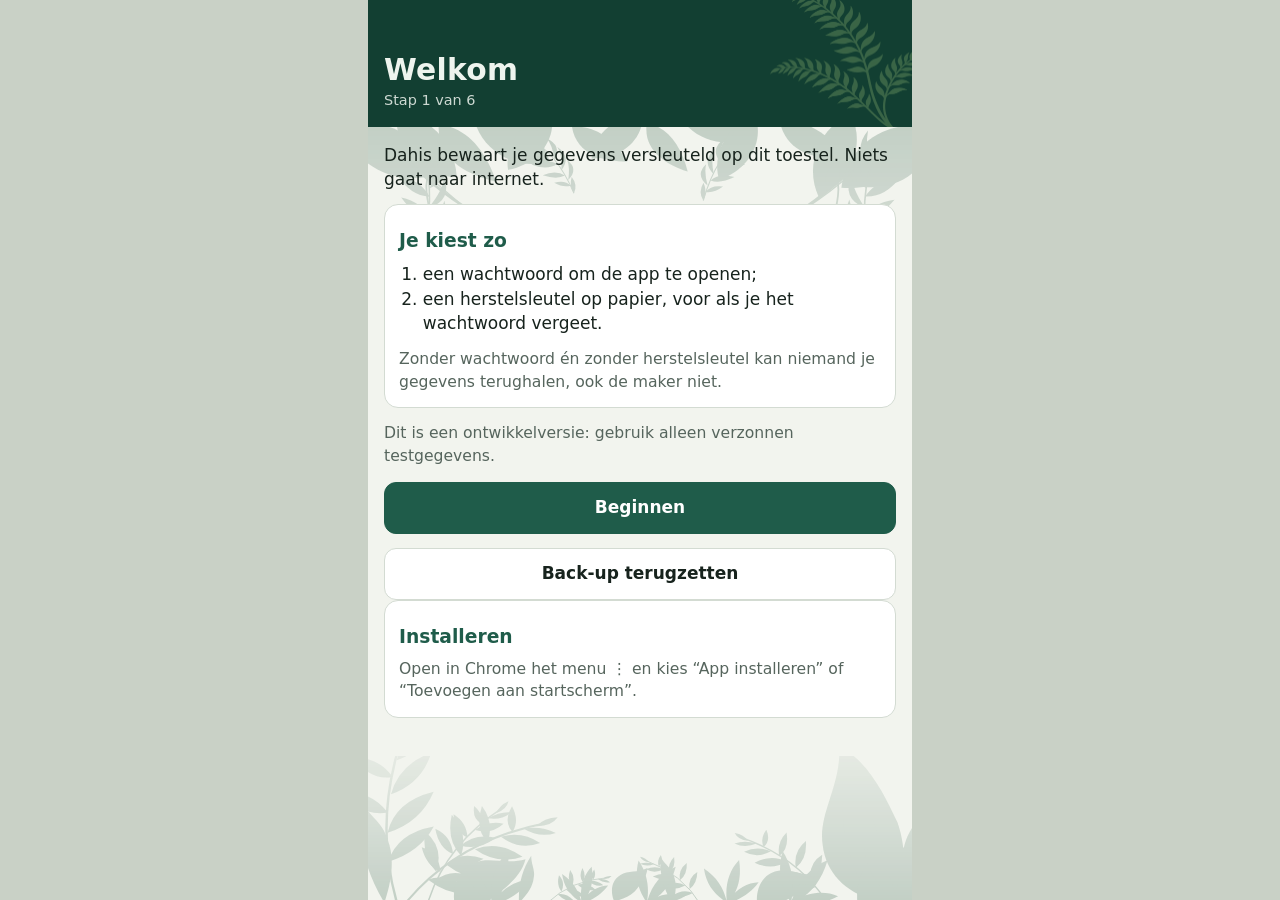
<file: app/index.html>
<!doctype html>
<html lang="nl">
<head>
<meta charset="utf-8">
<meta http-equiv="Content-Security-Policy" content="default-src 'none'; script-src 'self'; style-src 'self'; img-src 'self'; manifest-src 'self'; worker-src 'self'; connect-src 'none'; base-uri 'none'; form-action 'none'; require-trusted-types-for 'script'; trusted-types dahis-sw">
<meta name="viewport" content="width=device-width, initial-scale=1, viewport-fit=cover">
<meta name="referrer" content="no-referrer">
<meta name="robots" content="noindex, nofollow">
<meta name="color-scheme" content="light dark">
<meta name="theme-color" content="#123f32">
<title>Dahis</title>
<link rel="manifest" href="manifest.webmanifest">
<link rel="icon" href="icons/icon-192.png">
<link rel="stylesheet" href="css/app.css">
<script type="module" src="js/app.js"></script>
</head>
<body>
<noscript><p class="noscript">Dahis heeft JavaScript nodig.</p></noscript>
<!-- Logo (ontwerp gebruiker, paden ongewijzigd: logo-w = wit op groen,
     logo-g = groen op wit) en iconen; gebruikt via <use href="#...">. -->
<svg class="defs" width="0" height="0" aria-hidden="true">
<symbol id="logo-w" viewBox="226 58 440 792"><path fill="currentColor" fill-rule="evenodd" d="M438 831 C436 824 434 804 434 794 C433 789 433 783 432 780 L432 776 443 771 C450 768 455 765 456 765 C457 765 452 798 448 811 C445 821 440 834 439 834 C439 834 438 833 438 831Z M400 800 C393 788 393 776 399 763 C406 749 419 738 445 725 C455 721 465 715 467 713 C476 707 477 699 471 693 L468 691 468 676 C468 669 468 662 469 662 C470 661 483 667 490 672 C503 680 509 691 509 704 C509 712 508 717 503 724 C495 735 486 741 452 755 C435 762 425 768 418 775 C411 782 406 791 405 799 C405 802 404 805 404 805 C404 806 402 803 400 800Z M430 712 C430 704 431 624 432 613 L432 606 445 601 C452 598 459 596 460 596 C461 596 461 597 460 600 C459 609 458 644 457 675 L457 708 444 714 C437 717 432 720 431 720 C431 720 431 717 430 712Z M411 680 C382 671 363 657 354 639 C351 633 351 630 350 623 C349 608 355 595 367 583 C380 571 394 564 436 549 C467 538 479 532 485 525 C489 520 490 517 490 513 C489 509 484 503 481 501 C479 500 479 499 480 484 L480 468 483 468 C488 469 506 478 512 483 C527 494 534 508 533 524 C532 539 523 552 508 562 C499 568 478 578 459 585 C426 597 419 600 409 607 C390 619 392 636 415 646 L419 648 419 665 C419 674 419 682 419 682 C419 682 415 681 411 680Z M437 532 C437 529 438 513 438 497 C440 460 441 456 451 442 C456 436 467 426 468 427 C469 428 469 494 468 511 L467 526 463 528 C461 528 454 531 448 533 L437 538 437 532Z M422 504 C416 499 409 490 405 484 C395 465 395 441 406 421 C413 407 426 392 442 381 C452 373 473 361 485 356 C490 354 502 348 510 344 C529 334 539 331 555 330 C573 329 588 334 601 343 C604 346 606 348 607 350 C608 354 609 354 613 354 C619 354 628 352 638 348 C641 346 644 346 644 346 C644 348 635 355 631 357 C628 358 626 360 626 360 C626 360 628 361 630 362 C635 365 646 374 642 374 C641 373 637 372 633 370 C626 368 613 365 609 365 C607 365 604 367 602 369 C599 372 594 375 590 377 C579 383 570 385 548 386 C534 387 526 387 520 389 C498 395 472 408 456 423 C435 441 428 457 428 488 C428 492 428 499 427 502 L426 507 422 504Z M577 352 C579 350 579 349 578 348 C575 344 572 343 569 345 C566 347 565 350 568 353 C570 356 574 356 577 352Z M303 426 C293 423 283 414 275 402 C267 388 263 368 266 355 C271 331 294 319 317 326 L324 329 324 322 C328 292 351 270 381 270 L387 270 382 265 C378 260 377 260 372 260 C370 261 362 262 356 264 C346 266 342 266 330 266 C317 266 316 266 307 263 C286 256 271 244 251 219 C248 214 245 210 246 210 C246 209 260 202 269 199 C303 187 333 190 356 206 C369 215 378 226 385 241 L390 251 412 272 434 292 435 282 C436 267 436 239 435 233 C435 230 433 226 428 220 C408 191 403 176 403 156 C403 140 406 129 416 112 C420 104 433 86 441 78 L445 73 454 85 C475 114 484 134 484 155 C484 176 478 191 458 219 L451 230 451 261 C451 278 451 291 452 291 C453 291 462 282 474 271 C495 252 496 250 499 243 C505 231 511 222 520 214 C544 190 575 185 613 198 C624 202 639 209 639 210 C639 211 629 224 620 234 C610 245 596 256 586 261 C566 271 548 272 517 265 L506 263 500 267 C487 278 474 293 468 307 C463 318 461 327 461 342 L461 356 458 358 C456 359 450 362 445 366 C440 369 435 372 435 372 C434 372 434 370 434 367 C435 365 434 356 434 347 C433 325 429 313 416 298 C406 286 383 280 367 285 C350 291 340 305 338 322 L338 329 343 327 C347 325 351 325 358 325 C368 324 369 325 375 328 C387 334 394 344 396 359 C400 386 378 423 356 426 C351 427 341 425 335 421 L331 419 324 422 C315 426 309 427 303 426Z"/></symbol>
<symbol id="logo-g" viewBox="226 58 440 792"><path fill="currentColor" fill-rule="evenodd" d="M438 827 C436 811 433 778 434 777 C434 776 454 766 456 766 C457 766 457 767 457 772 C455 784 452 802 450 810 C447 820 441 834 440 834 C440 834 439 831 438 827Z M402 803 C391 786 394 767 409 750 C418 741 427 735 448 725 C457 720 466 715 469 713 C477 707 478 699 472 693 L469 691 469 676 C469 663 469 662 471 662 C472 662 477 664 483 667 C499 675 507 684 510 697 C514 715 502 732 480 744 C476 745 465 750 455 754 C435 763 421 771 416 778 C411 784 407 792 406 799 C405 806 405 806 402 803Z M431 720 C431 719 431 701 431 679 C431 640 432 608 434 607 C434 606 440 604 448 601 L460 596 461 599 C461 601 461 610 460 619 C459 629 459 653 458 672 L458 708 445 714 C438 718 432 720 431 720Z M407 678 C380 669 363 657 356 641 C346 621 350 600 368 584 C380 572 394 565 422 555 C466 539 477 534 485 527 C493 518 493 511 484 504 L480 500 481 484 C481 472 482 468 483 468 C483 468 487 469 491 471 C510 479 525 492 530 504 C537 522 533 539 520 553 C508 565 494 572 448 590 C414 602 403 609 399 618 C396 624 396 626 399 633 C401 638 406 642 414 646 L420 648 420 665 C420 674 420 682 419 682 C419 682 413 680 407 678Z M438 530 C438 526 439 510 439 494 C441 463 442 458 449 447 C453 441 466 427 468 427 C469 427 470 446 470 464 C470 478 469 502 467 520 L467 527 463 529 C458 531 438 538 437 538 C437 538 437 535 438 530Z M422 503 C407 491 398 472 398 453 C398 420 424 388 472 363 C478 360 487 355 492 353 C496 351 503 348 506 346 C526 335 540 331 558 331 C574 330 579 332 590 337 C600 342 606 347 608 352 C609 355 610 355 614 354 C622 353 628 352 636 349 C640 347 643 346 644 346 C645 347 635 355 631 357 C628 359 626 360 626 360 C626 360 628 362 631 363 C635 365 645 373 645 374 C644 374 640 373 634 371 C629 369 620 367 615 366 L607 365 602 369 C597 375 585 381 576 384 C572 384 561 385 550 386 C524 387 511 390 490 401 C463 414 445 430 436 448 C431 458 430 464 429 486 C428 497 428 507 428 507 C427 507 425 505 422 503Z M577 353 C581 350 578 344 572 344 C570 344 566 347 566 350 C566 354 574 357 577 353Z M303 426 C292 423 280 411 273 396 C262 373 263 348 278 335 C290 323 306 321 324 329 C324 329 325 327 325 322 C328 293 351 271 380 271 L388 270 383 265 377 260 360 263 C314 272 289 263 256 224 C247 213 246 211 247 210 C251 208 271 201 282 198 C292 195 295 195 310 195 C322 195 327 195 332 196 C346 200 362 210 372 220 C378 227 386 239 388 245 C389 250 392 252 408 267 C430 288 435 292 435 292 C436 292 436 278 436 261 L436 230 426 216 C414 198 410 191 406 179 C404 171 404 169 404 156 C404 145 404 141 406 136 C409 126 414 115 421 105 C427 96 444 74 445 74 C446 74 461 94 466 102 C480 124 486 145 484 164 C482 181 477 192 461 215 L452 230 451 252 C451 264 451 278 452 283 L452 292 464 282 C492 255 496 251 501 241 C516 212 544 194 576 194 C592 194 616 200 633 208 L640 211 635 217 C627 227 608 247 600 253 C577 270 554 274 518 265 L507 263 503 266 C485 279 472 297 465 316 C463 321 463 325 462 339 L462 356 457 359 C455 360 449 364 444 367 L435 373 435 355 C435 333 434 326 427 313 C416 293 400 283 378 284 C370 285 368 285 362 288 C349 295 341 306 339 321 C338 325 338 328 338 328 C338 329 341 328 344 327 C348 325 352 325 359 325 C367 325 369 325 374 327 C382 331 389 338 393 347 C396 353 396 354 396 366 C396 379 396 380 393 388 C389 399 384 407 376 415 C364 427 353 429 339 423 L332 419 324 423 C316 427 309 428 303 426Z"/></symbol>
<symbol id="i-lock" viewBox="0 0 24 24"><g fill="none" stroke="currentColor" stroke-width="1.8" stroke-linecap="round" stroke-linejoin="round"><rect x="5" y="11" width="14" height="9" rx="2"/><path d="M8 11V8a4 4 0 0 1 8 0v3"/></g></symbol>
<symbol id="i-people" viewBox="0 0 24 24"><g fill="none" stroke="currentColor" stroke-width="1.8" stroke-linecap="round" stroke-linejoin="round"><circle cx="9" cy="8" r="3.5"/><path d="M2.5 20c.8-3.6 3.4-5.5 6.5-5.5s5.7 1.9 6.5 5.5"/><path d="M16 4.8a3.5 3.5 0 0 1 0 6.4M18 14.8c1.8.7 3 2.4 3.5 5.2"/></g></symbol>
<symbol id="i-rx" viewBox="0 0 24 24"><g fill="none" stroke="currentColor" stroke-width="1.8" stroke-linecap="round" stroke-linejoin="round"><path d="M7 3h7l4 4v14H7z"/><path d="M14 3v4h4M10 12h5M10 16h5"/></g></symbol>
<symbol id="i-gear" viewBox="0 0 24 24"><g fill="none" stroke="currentColor" stroke-width="1.8" stroke-linecap="round" stroke-linejoin="round"><circle cx="12" cy="12" r="3"/><path d="M12 2.5v3M12 18.5v3M2.5 12h3M18.5 12h3M5.3 5.3l2.1 2.1M16.6 16.6l2.1 2.1M5.3 18.7l2.1-2.1M16.6 7.4l2.1-2.1"/></g></symbol>
<symbol id="i-chev" viewBox="0 0 24 24"><g fill="none" stroke="currentColor" stroke-width="1.8" stroke-linecap="round" stroke-linejoin="round"><path d="M9 5l7 7-7 7"/></g></symbol>
<symbol id="i-back" viewBox="0 0 24 24"><g fill="none" stroke="currentColor" stroke-width="1.8" stroke-linecap="round" stroke-linejoin="round"><path d="M15 5l-7 7 7 7"/></g></symbol>
<symbol id="i-search" viewBox="0 0 24 24"><g fill="none" stroke="currentColor" stroke-width="1.8" stroke-linecap="round" stroke-linejoin="round"><circle cx="11" cy="11" r="6.5"/><path d="M16 16l4.5 4.5"/></g></symbol>
<symbol id="i-swap" viewBox="0 0 24 24"><g fill="none" stroke="currentColor" stroke-width="1.8" stroke-linecap="round" stroke-linejoin="round"><path d="M4 7h13l-3-3M20 17H7l3 3"/></g></symbol>
<symbol id="i-clock" viewBox="0 0 24 24"><g fill="none" stroke="currentColor" stroke-width="1.8" stroke-linecap="round" stroke-linejoin="round"><circle cx="12" cy="12" r="8.5"/><path d="M12 7.5V12l3 2"/></g></symbol>
<symbol id="i-key" viewBox="0 0 24 24"><g fill="none" stroke="currentColor" stroke-width="1.8" stroke-linecap="round" stroke-linejoin="round"><circle cx="8" cy="14" r="4"/><path d="M11 11l8-8M16 6l2.5 2.5M14 8l2 2"/></g></symbol>
<symbol id="i-db" viewBox="0 0 24 24"><g fill="none" stroke="currentColor" stroke-width="1.8" stroke-linecap="round" stroke-linejoin="round"><ellipse cx="12" cy="6" rx="7" ry="3"/><path d="M5 6v12c0 1.7 3.1 3 7 3s7-1.3 7-3V6M5 12c0 1.7 3.1 3 7 3s7-1.3 7-3"/></g></symbol>
<symbol id="i-archive" viewBox="0 0 24 24"><g fill="none" stroke="currentColor" stroke-width="1.8" stroke-linecap="round" stroke-linejoin="round"><rect x="3.5" y="4" width="17" height="5" rx="1"/><path d="M5 9v10h14V9M10 13h4"/></g></symbol>
<symbol id="i-shield" viewBox="0 0 24 24"><g fill="none" stroke="currentColor" stroke-width="1.8" stroke-linecap="round" stroke-linejoin="round"><path d="M12 3l7.5 3v5.5c0 4.5-3.2 8-7.5 9.5-4.3-1.5-7.5-5-7.5-9.5V6z"/><path d="M8.8 12l2.3 2.3 4.2-4.6"/></g></symbol>
<symbol id="i-gauge" viewBox="0 0 24 24"><g fill="none" stroke="currentColor" stroke-width="1.8" stroke-linecap="round" stroke-linejoin="round"><path d="M5.99 19.01a8.5 8.5 0 1 1 12.02 0"/><path d="M12 13l3.5-4"/></g></symbol>
<symbol id="i-info" viewBox="0 0 24 24"><g fill="none" stroke="currentColor" stroke-width="1.8" stroke-linecap="round" stroke-linejoin="round"><circle cx="12" cy="12" r="8.5"/><path d="M12 11v5.5M12 7.8v.2"/></g></symbol>
<symbol id="i-trash" viewBox="0 0 24 24"><g fill="none" stroke="currentColor" stroke-width="1.8" stroke-linecap="round" stroke-linejoin="round"><path d="M4.5 7h15M9.5 7V4.5h5V7M6.5 7l1 13h9l1-13M10 11v5.5M14 11v5.5"/></g></symbol>
<symbol id="i-more" viewBox="0 0 24 24"><g fill="currentColor"><circle cx="5" cy="12" r="1.8"/><circle cx="12" cy="12" r="1.8"/><circle cx="19" cy="12" r="1.8"/></g></symbol>
</svg>
<div id="app"></div>
</body>
</html>
</file>
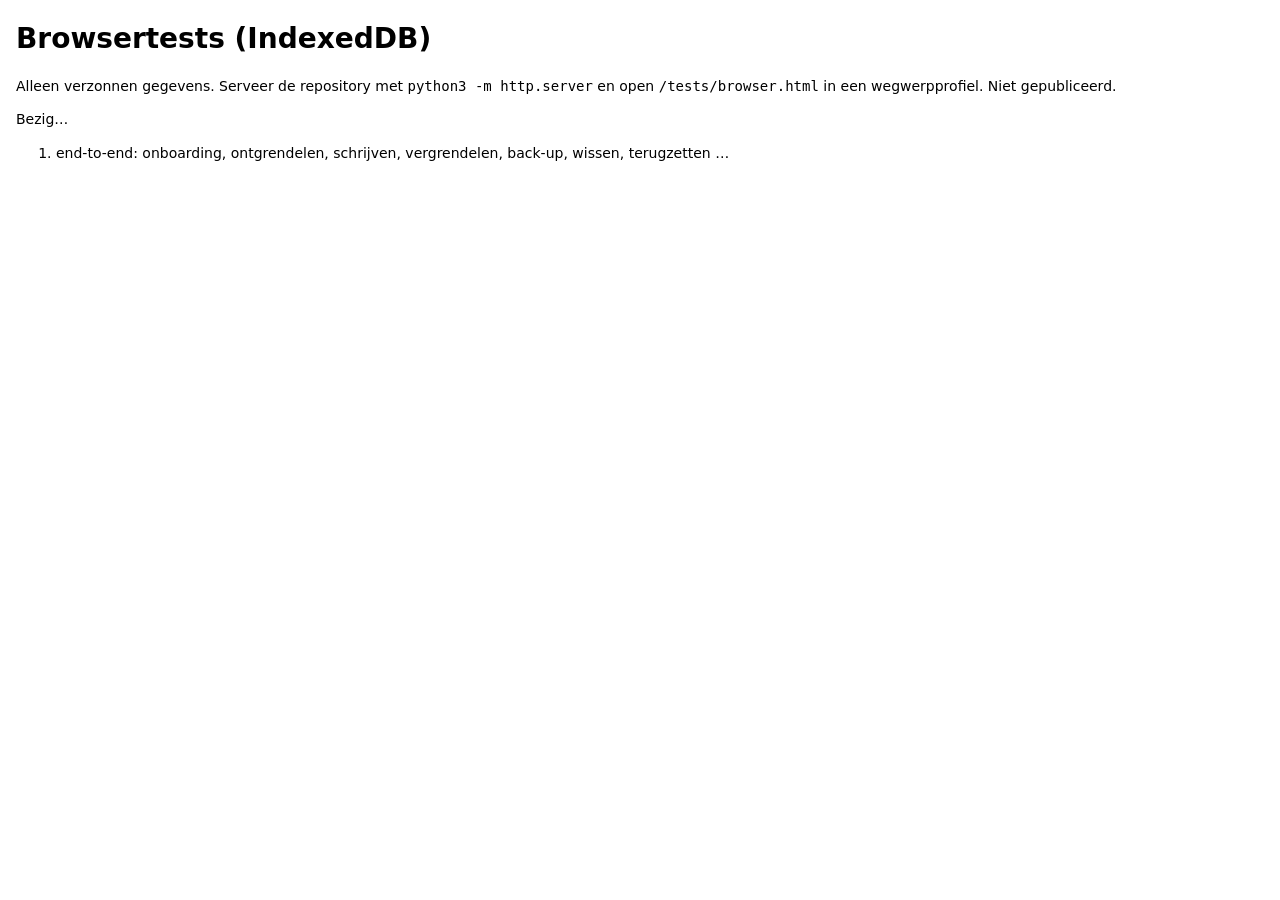
<file: tests/browser.html>
<!doctype html>
<html lang="nl">
<head>
<meta charset="utf-8">
<meta name="viewport" content="width=device-width, initial-scale=1">
<title>Dahis: browsertests</title>
<style>
  body { font: 14px/1.4 system-ui, sans-serif; margin: 16px; }
  .ok { color: #176b2c; } .fout { color: #b00020; white-space: pre-wrap; }
</style>
</head>
<body>
<h1>Browsertests (IndexedDB)</h1>
<p>Alleen verzonnen gegevens. Serveer de repository met
<code>python3 -m http.server</code> en open <code>/tests/browser.html</code>
in een wegwerpprofiel. Niet gepubliceerd.</p>
<p id="status">Bezig…</p>
<ol id="uitslag"></ol>
<script type="module" src="browser.mjs"></script>
</body>
</html>
</file>
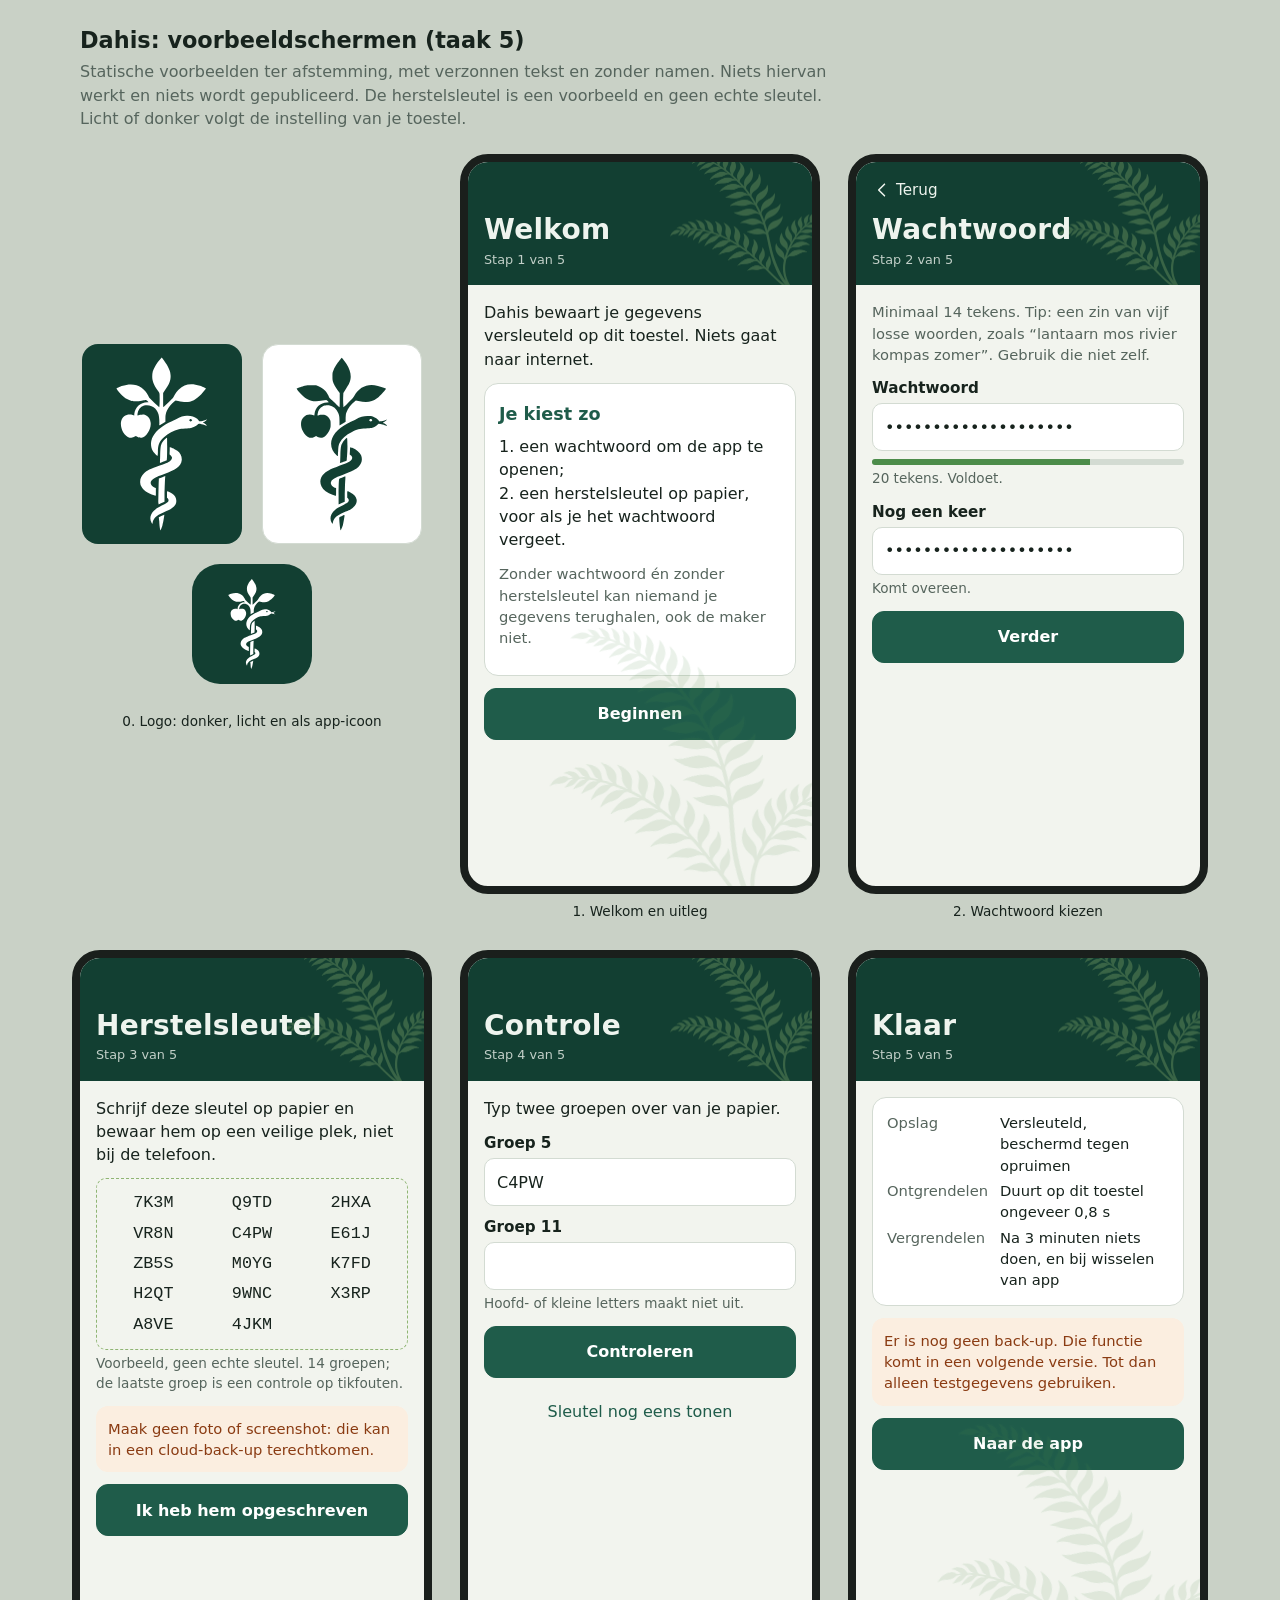
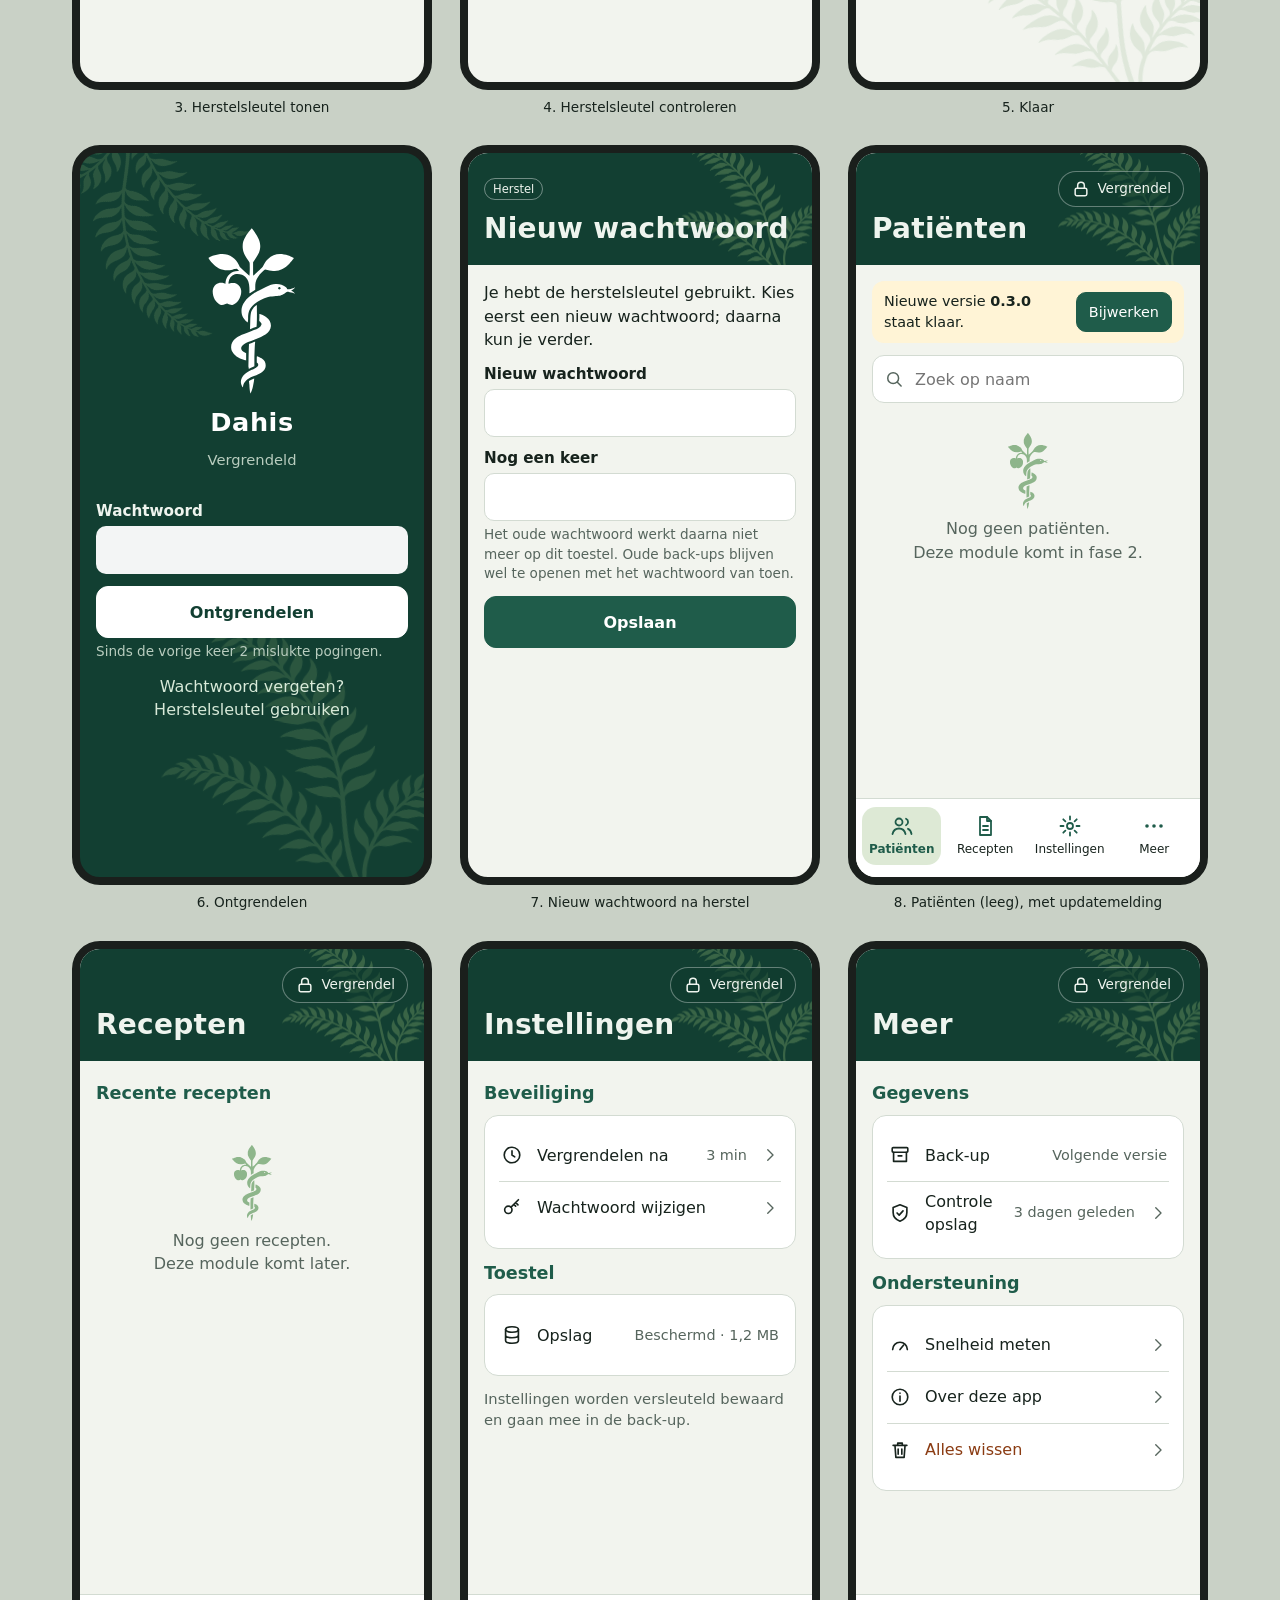
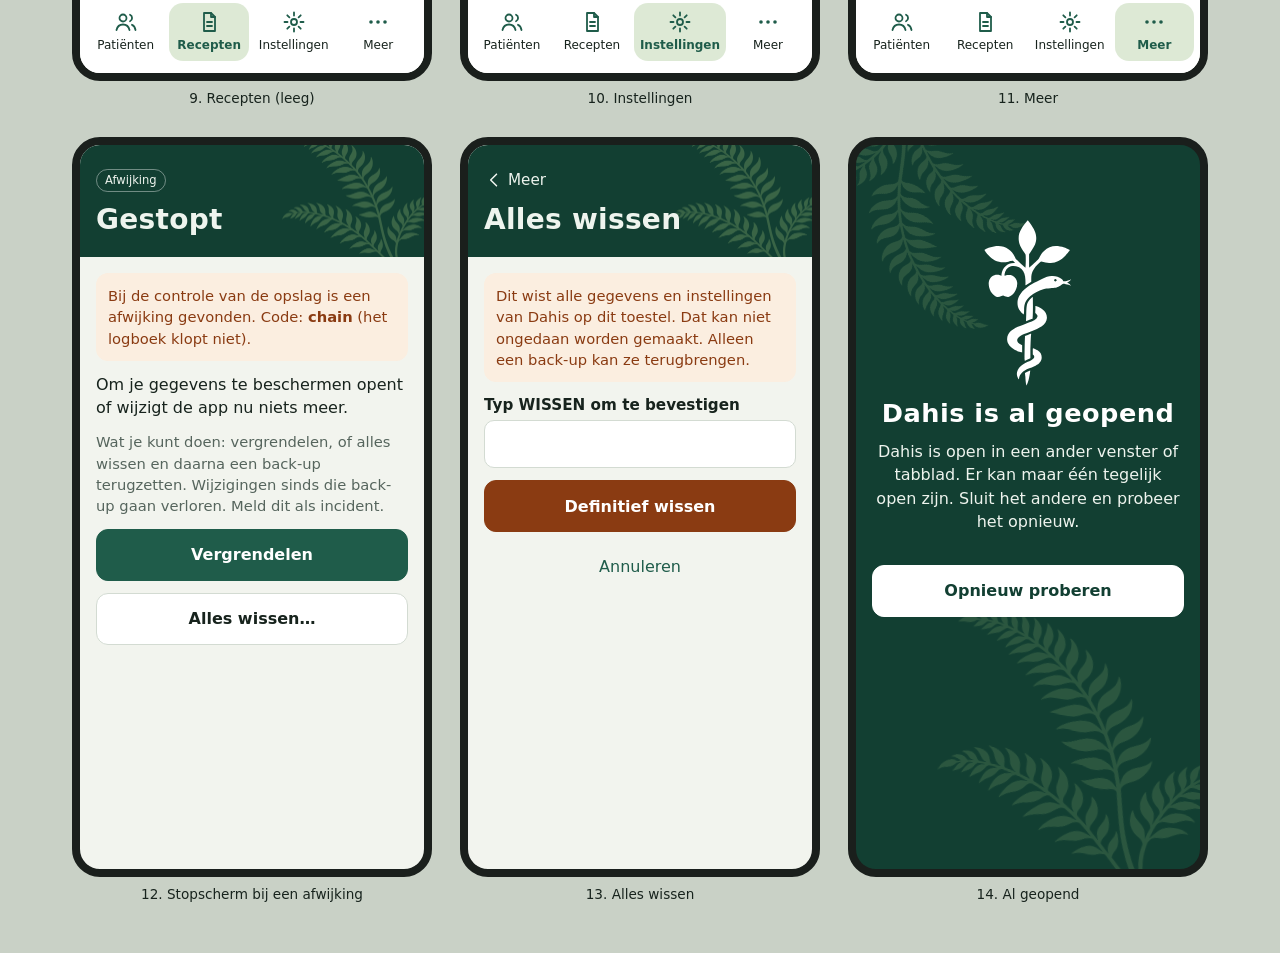
<file: docs/ui/voorbeelden.html>
<!doctype html>
<html lang="nl">
<head>
<meta charset="utf-8">
<meta name="viewport" content="width=device-width, initial-scale=1">
<meta http-equiv="Content-Security-Policy" content="default-src 'none'; style-src 'self'; img-src 'self'">
<title>Dahis: voorbeeldschermen</title>
<link rel="stylesheet" href="voorbeelden.css">
</head>
<body>

<!-- Gedeelde vormen: eigen getekende SVG, geen externe bronnen. Het logo is
     de paden van de gebruiker (wit-op-groen en groen-op-wit), alleen geschaald;
     de varen is de afbeelding van de gebruiker als PNG in twee kleuren (varen-mos.png, varen-blad.png). -->
<svg class="defs" width="0" height="0" aria-hidden="true">
  <defs>
    <symbol id="logo-w" viewBox="226 58 440 792"><path fill="currentColor" fill-rule="evenodd" d="M438 831 C436 824 434 804 434 794 C433 789 433 783 432 780 L432 776 443 771 C450 768 455 765 456 765 C457 765 452 798 448 811 C445 821 440 834 439 834 C439 834 438 833 438 831Z M400 800 C393 788 393 776 399 763 C406 749 419 738 445 725 C455 721 465 715 467 713 C476 707 477 699 471 693 L468 691 468 676 C468 669 468 662 469 662 C470 661 483 667 490 672 C503 680 509 691 509 704 C509 712 508 717 503 724 C495 735 486 741 452 755 C435 762 425 768 418 775 C411 782 406 791 405 799 C405 802 404 805 404 805 C404 806 402 803 400 800Z M430 712 C430 704 431 624 432 613 L432 606 445 601 C452 598 459 596 460 596 C461 596 461 597 460 600 C459 609 458 644 457 675 L457 708 444 714 C437 717 432 720 431 720 C431 720 431 717 430 712Z M411 680 C382 671 363 657 354 639 C351 633 351 630 350 623 C349 608 355 595 367 583 C380 571 394 564 436 549 C467 538 479 532 485 525 C489 520 490 517 490 513 C489 509 484 503 481 501 C479 500 479 499 480 484 L480 468 483 468 C488 469 506 478 512 483 C527 494 534 508 533 524 C532 539 523 552 508 562 C499 568 478 578 459 585 C426 597 419 600 409 607 C390 619 392 636 415 646 L419 648 419 665 C419 674 419 682 419 682 C419 682 415 681 411 680Z M437 532 C437 529 438 513 438 497 C440 460 441 456 451 442 C456 436 467 426 468 427 C469 428 469 494 468 511 L467 526 463 528 C461 528 454 531 448 533 L437 538 437 532Z M422 504 C416 499 409 490 405 484 C395 465 395 441 406 421 C413 407 426 392 442 381 C452 373 473 361 485 356 C490 354 502 348 510 344 C529 334 539 331 555 330 C573 329 588 334 601 343 C604 346 606 348 607 350 C608 354 609 354 613 354 C619 354 628 352 638 348 C641 346 644 346 644 346 C644 348 635 355 631 357 C628 358 626 360 626 360 C626 360 628 361 630 362 C635 365 646 374 642 374 C641 373 637 372 633 370 C626 368 613 365 609 365 C607 365 604 367 602 369 C599 372 594 375 590 377 C579 383 570 385 548 386 C534 387 526 387 520 389 C498 395 472 408 456 423 C435 441 428 457 428 488 C428 492 428 499 427 502 L426 507 422 504Z M577 352 C579 350 579 349 578 348 C575 344 572 343 569 345 C566 347 565 350 568 353 C570 356 574 356 577 352Z M303 426 C293 423 283 414 275 402 C267 388 263 368 266 355 C271 331 294 319 317 326 L324 329 324 322 C328 292 351 270 381 270 L387 270 382 265 C378 260 377 260 372 260 C370 261 362 262 356 264 C346 266 342 266 330 266 C317 266 316 266 307 263 C286 256 271 244 251 219 C248 214 245 210 246 210 C246 209 260 202 269 199 C303 187 333 190 356 206 C369 215 378 226 385 241 L390 251 412 272 434 292 435 282 C436 267 436 239 435 233 C435 230 433 226 428 220 C408 191 403 176 403 156 C403 140 406 129 416 112 C420 104 433 86 441 78 L445 73 454 85 C475 114 484 134 484 155 C484 176 478 191 458 219 L451 230 451 261 C451 278 451 291 452 291 C453 291 462 282 474 271 C495 252 496 250 499 243 C505 231 511 222 520 214 C544 190 575 185 613 198 C624 202 639 209 639 210 C639 211 629 224 620 234 C610 245 596 256 586 261 C566 271 548 272 517 265 L506 263 500 267 C487 278 474 293 468 307 C463 318 461 327 461 342 L461 356 458 358 C456 359 450 362 445 366 C440 369 435 372 435 372 C434 372 434 370 434 367 C435 365 434 356 434 347 C433 325 429 313 416 298 C406 286 383 280 367 285 C350 291 340 305 338 322 L338 329 343 327 C347 325 351 325 358 325 C368 324 369 325 375 328 C387 334 394 344 396 359 C400 386 378 423 356 426 C351 427 341 425 335 421 L331 419 324 422 C315 426 309 427 303 426Z"/></symbol>
    <symbol id="logo-g" viewBox="226 58 440 792"><path fill="currentColor" fill-rule="evenodd" d="M438 827 C436 811 433 778 434 777 C434 776 454 766 456 766 C457 766 457 767 457 772 C455 784 452 802 450 810 C447 820 441 834 440 834 C440 834 439 831 438 827Z M402 803 C391 786 394 767 409 750 C418 741 427 735 448 725 C457 720 466 715 469 713 C477 707 478 699 472 693 L469 691 469 676 C469 663 469 662 471 662 C472 662 477 664 483 667 C499 675 507 684 510 697 C514 715 502 732 480 744 C476 745 465 750 455 754 C435 763 421 771 416 778 C411 784 407 792 406 799 C405 806 405 806 402 803Z M431 720 C431 719 431 701 431 679 C431 640 432 608 434 607 C434 606 440 604 448 601 L460 596 461 599 C461 601 461 610 460 619 C459 629 459 653 458 672 L458 708 445 714 C438 718 432 720 431 720Z M407 678 C380 669 363 657 356 641 C346 621 350 600 368 584 C380 572 394 565 422 555 C466 539 477 534 485 527 C493 518 493 511 484 504 L480 500 481 484 C481 472 482 468 483 468 C483 468 487 469 491 471 C510 479 525 492 530 504 C537 522 533 539 520 553 C508 565 494 572 448 590 C414 602 403 609 399 618 C396 624 396 626 399 633 C401 638 406 642 414 646 L420 648 420 665 C420 674 420 682 419 682 C419 682 413 680 407 678Z M438 530 C438 526 439 510 439 494 C441 463 442 458 449 447 C453 441 466 427 468 427 C469 427 470 446 470 464 C470 478 469 502 467 520 L467 527 463 529 C458 531 438 538 437 538 C437 538 437 535 438 530Z M422 503 C407 491 398 472 398 453 C398 420 424 388 472 363 C478 360 487 355 492 353 C496 351 503 348 506 346 C526 335 540 331 558 331 C574 330 579 332 590 337 C600 342 606 347 608 352 C609 355 610 355 614 354 C622 353 628 352 636 349 C640 347 643 346 644 346 C645 347 635 355 631 357 C628 359 626 360 626 360 C626 360 628 362 631 363 C635 365 645 373 645 374 C644 374 640 373 634 371 C629 369 620 367 615 366 L607 365 602 369 C597 375 585 381 576 384 C572 384 561 385 550 386 C524 387 511 390 490 401 C463 414 445 430 436 448 C431 458 430 464 429 486 C428 497 428 507 428 507 C427 507 425 505 422 503Z M577 353 C581 350 578 344 572 344 C570 344 566 347 566 350 C566 354 574 357 577 353Z M303 426 C292 423 280 411 273 396 C262 373 263 348 278 335 C290 323 306 321 324 329 C324 329 325 327 325 322 C328 293 351 271 380 271 L388 270 383 265 377 260 360 263 C314 272 289 263 256 224 C247 213 246 211 247 210 C251 208 271 201 282 198 C292 195 295 195 310 195 C322 195 327 195 332 196 C346 200 362 210 372 220 C378 227 386 239 388 245 C389 250 392 252 408 267 C430 288 435 292 435 292 C436 292 436 278 436 261 L436 230 426 216 C414 198 410 191 406 179 C404 171 404 169 404 156 C404 145 404 141 406 136 C409 126 414 115 421 105 C427 96 444 74 445 74 C446 74 461 94 466 102 C480 124 486 145 484 164 C482 181 477 192 461 215 L452 230 451 252 C451 264 451 278 452 283 L452 292 464 282 C492 255 496 251 501 241 C516 212 544 194 576 194 C592 194 616 200 633 208 L640 211 635 217 C627 227 608 247 600 253 C577 270 554 274 518 265 L507 263 503 266 C485 279 472 297 465 316 C463 321 463 325 462 339 L462 356 457 359 C455 360 449 364 444 367 L435 373 435 355 C435 333 434 326 427 313 C416 293 400 283 378 284 C370 285 368 285 362 288 C349 295 341 306 339 321 C338 325 338 328 338 328 C338 329 341 328 344 327 C348 325 352 325 359 325 C367 325 369 325 374 327 C382 331 389 338 393 347 C396 353 396 354 396 366 C396 379 396 380 393 388 C389 399 384 407 376 415 C364 427 353 429 339 423 L332 419 324 423 C316 427 309 428 303 426Z"/></symbol>

    <symbol id="i-lock" viewBox="0 0 24 24"><g fill="none" stroke="currentColor" stroke-width="1.8" stroke-linecap="round" stroke-linejoin="round"><rect x="5" y="11" width="14" height="9" rx="2"/><path d="M8 11V8a4 4 0 0 1 8 0v3"/></g></symbol>
    <symbol id="i-people" viewBox="0 0 24 24"><g fill="none" stroke="currentColor" stroke-width="1.8" stroke-linecap="round" stroke-linejoin="round"><circle cx="9" cy="8" r="3.5"/><path d="M2.5 20c.8-3.6 3.4-5.5 6.5-5.5s5.7 1.9 6.5 5.5"/><path d="M16 4.8a3.5 3.5 0 0 1 0 6.4M18 14.8c1.8.7 3 2.4 3.5 5.2"/></g></symbol>
    <symbol id="i-rx" viewBox="0 0 24 24"><g fill="none" stroke="currentColor" stroke-width="1.8" stroke-linecap="round" stroke-linejoin="round"><path d="M7 3h7l4 4v14H7z"/><path d="M14 3v4h4M10 12h5M10 16h5"/></g></symbol>
    <symbol id="i-gear" viewBox="0 0 24 24"><g fill="none" stroke="currentColor" stroke-width="1.8" stroke-linecap="round" stroke-linejoin="round"><circle cx="12" cy="12" r="3"/><path d="M12 2.5v3M12 18.5v3M2.5 12h3M18.5 12h3M5.3 5.3l2.1 2.1M16.6 16.6l2.1 2.1M5.3 18.7l2.1-2.1M16.6 7.4l2.1-2.1"/></g></symbol>
    <symbol id="i-chev" viewBox="0 0 24 24"><g fill="none" stroke="currentColor" stroke-width="1.8" stroke-linecap="round" stroke-linejoin="round"><path d="M9 5l7 7-7 7"/></g></symbol>
    <symbol id="i-back" viewBox="0 0 24 24"><g fill="none" stroke="currentColor" stroke-width="1.8" stroke-linecap="round" stroke-linejoin="round"><path d="M15 5l-7 7 7 7"/></g></symbol>
    <symbol id="i-search" viewBox="0 0 24 24"><g fill="none" stroke="currentColor" stroke-width="1.8" stroke-linecap="round" stroke-linejoin="round"><circle cx="11" cy="11" r="6.5"/><path d="M16 16l4.5 4.5"/></g></symbol>
    <symbol id="i-clock" viewBox="0 0 24 24"><g fill="none" stroke="currentColor" stroke-width="1.8" stroke-linecap="round" stroke-linejoin="round"><circle cx="12" cy="12" r="8.5"/><path d="M12 7.5V12l3 2"/></g></symbol>
    <symbol id="i-key" viewBox="0 0 24 24"><g fill="none" stroke="currentColor" stroke-width="1.8" stroke-linecap="round" stroke-linejoin="round"><circle cx="8" cy="14" r="4"/><path d="M11 11l8-8M16 6l2.5 2.5M14 8l2 2"/></g></symbol>
    <symbol id="i-db" viewBox="0 0 24 24"><g fill="none" stroke="currentColor" stroke-width="1.8" stroke-linecap="round" stroke-linejoin="round"><ellipse cx="12" cy="6" rx="7" ry="3"/><path d="M5 6v12c0 1.7 3.1 3 7 3s7-1.3 7-3V6M5 12c0 1.7 3.1 3 7 3s7-1.3 7-3"/></g></symbol>
    <symbol id="i-archive" viewBox="0 0 24 24"><g fill="none" stroke="currentColor" stroke-width="1.8" stroke-linecap="round" stroke-linejoin="round"><rect x="3.5" y="4" width="17" height="5" rx="1"/><path d="M5 9v10h14V9M10 13h4"/></g></symbol>
    <symbol id="i-shield" viewBox="0 0 24 24"><g fill="none" stroke="currentColor" stroke-width="1.8" stroke-linecap="round" stroke-linejoin="round"><path d="M12 3l7.5 3v5.5c0 4.5-3.2 8-7.5 9.5-4.3-1.5-7.5-5-7.5-9.5V6z"/><path d="M8.8 12l2.3 2.3 4.2-4.6"/></g></symbol>
    <symbol id="i-gauge" viewBox="0 0 24 24"><g fill="none" stroke="currentColor" stroke-width="1.8" stroke-linecap="round" stroke-linejoin="round"><path d="M4 17a8 8 0 1 1 16 0"/><path d="M12 17l4-5"/></g></symbol>
    <symbol id="i-info" viewBox="0 0 24 24"><g fill="none" stroke="currentColor" stroke-width="1.8" stroke-linecap="round" stroke-linejoin="round"><circle cx="12" cy="12" r="8.5"/><path d="M12 11v5.5M12 7.8v.2"/></g></symbol>
    <symbol id="i-trash" viewBox="0 0 24 24"><g fill="none" stroke="currentColor" stroke-width="1.8" stroke-linecap="round" stroke-linejoin="round"><path d="M4.5 7h15M9.5 7V4.5h5V7M6.5 7l1 13h9l1-13M10 11v5.5M14 11v5.5"/></g></symbol>
    <symbol id="i-more" viewBox="0 0 24 24"><g fill="currentColor"><circle cx="5" cy="12" r="1.8"/><circle cx="12" cy="12" r="1.8"/><circle cx="19" cy="12" r="1.8"/></g></symbol>
  </defs>
</svg>

<header class="page-head">
  <h1>Dahis: voorbeeldschermen (taak 5)</h1>
  <p>Statische voorbeelden ter afstemming, met verzonnen tekst en zonder namen. Niets hiervan
  werkt en niets wordt gepubliceerd. De herstelsleutel is een voorbeeld en geen echte sleutel.
  Licht of donker volgt de instelling van je toestel.</p>
</header>

<div class="gallery">
<figure class="phone brand-fig"><div class="brand">
  <div class="dark"><svg><use href="#logo-w"/></svg></div>
  <div class="light"><svg><use href="#logo-g"/></svg></div>
</div><div class="brand"><div class="icon-sq"><svg><use href="#logo-w"/></svg></div></div>
<figcaption>0. Logo: donker, licht en als app-icoon</figcaption></figure>
<figure class="phone"><div class="screen">
<div class="top"><img class="fern" src="varen-mos.png" alt=""><div class="row"><span class="spacer"></span></div><h1>Welkom</h1><div class="sub">Stap 1 van 5</div></div><main>
<p>Dahis bewaart je gegevens versleuteld op dit toestel. Niets gaat naar internet.</p>
<div class="card"><h3>Je kiest zo</h3>
<p>1. een wachtwoord om de app te openen;<br>2. een herstelsleutel op papier, voor als je het wachtwoord vergeet.</p>
<p class="muted">Zonder wachtwoord én zonder herstelsleutel kan niemand je gegevens terughalen, ook de maker niet.</p></div>
<button class="btn primary">Beginnen</button></main><img class="canopy" src="varen-blad.png" alt="">
</div><figcaption>1. Welkom en uitleg</figcaption></figure>
<figure class="phone"><div class="screen">
<div class="top"><img class="fern" src="varen-mos.png" alt=""><div class="row"><span class="back"><svg class="icon"><use href="#i-back"/></svg>Terug</span><span class="spacer"></span></div><h1>Wachtwoord</h1><div class="sub">Stap 2 van 5</div></div><main>
<p class="muted">Minimaal 14 tekens. Tip: een zin van vijf losse woorden, zoals “lantaarn mos rivier kompas zomer”. Gebruik die niet zelf.</p>
<label for="p1">Wachtwoord</label><input id="p1" type="password" value="xxxxxxxxxxxxxxxxxxxx">
<div class="meter"><span></span></div><p class="hint">20 tekens. Voldoet.</p>
<label for="p2">Nog een keer</label><input id="p2" type="password" value="xxxxxxxxxxxxxxxxxxxx"><p class="hint">Komt overeen.</p>
<button class="btn primary">Verder</button></main>
</div><figcaption>2. Wachtwoord kiezen</figcaption></figure>
<figure class="phone"><div class="screen">
<div class="top"><img class="fern" src="varen-mos.png" alt=""><div class="row"><span class="spacer"></span></div><h1>Herstelsleutel</h1><div class="sub">Stap 3 van 5</div></div><main>
<p>Schrijf deze sleutel op papier en bewaar hem op een veilige plek, niet bij de telefoon.</p>
<div class="key"><span>7K3M</span><span>Q9TD</span><span>2HXA</span><span>VR8N</span><span>C4PW</span><span>E61J</span><span>ZB5S</span><span>M0YG</span><span>K7FD</span><span>H2QT</span><span>9WNC</span><span>X3RP</span><span>A8VE</span><span>4JKM</span></div>
<p class="hint">Voorbeeld, geen echte sleutel. 14 groepen; de laatste groep is een controle op tikfouten.</p>
<div class="warn">Maak geen foto of screenshot: die kan in een cloud-back-up terechtkomen.</div>
<button class="btn primary">Ik heb hem opgeschreven</button></main>
</div><figcaption>3. Herstelsleutel tonen</figcaption></figure>
<figure class="phone"><div class="screen">
<div class="top"><img class="fern" src="varen-mos.png" alt=""><div class="row"><span class="spacer"></span></div><h1>Controle</h1><div class="sub">Stap 4 van 5</div></div><main>
<p>Typ twee groepen over van je papier.</p>
<label for="g1">Groep 5</label><input id="g1" type="text" value="C4PW">
<label for="g2">Groep 11</label><input id="g2" type="text" value="">
<p class="hint">Hoofd- of kleine letters maakt niet uit.</p>
<button class="btn primary">Controleren</button><button class="btn link">Sleutel nog eens tonen</button></main>
</div><figcaption>4. Herstelsleutel controleren</figcaption></figure>
<figure class="phone"><div class="screen">
<div class="top"><img class="fern" src="varen-mos.png" alt=""><div class="row"><span class="spacer"></span></div><h1>Klaar</h1><div class="sub">Stap 5 van 5</div></div><main>
<div class="card"><dl>
<dt>Opslag</dt><dd>Versleuteld, beschermd tegen opruimen</dd>
<dt>Ontgrendelen</dt><dd>Duurt op dit toestel ongeveer 0,8 s</dd>
<dt>Vergrendelen</dt><dd>Na 3 minuten niets doen, en bij wisselen van app</dd></dl></div>
<div class="warn">Er is nog geen back-up. Die functie komt in een volgende versie. Tot dan alleen testgegevens gebruiken.</div>
<button class="btn primary">Naar de app</button></main><img class="canopy" src="varen-blad.png" alt="">
</div><figcaption>5. Klaar</figcaption></figure>
<figure class="phone"><div class="screen green"><img class="canopy fern-top" src="varen-mos.png" alt="">
<main><div class="hero"><svg class="mark"><use href="#logo-w"/></svg><h2>Dahis</h2><p class="muted">Vergrendeld</p></div>
<label for="u1">Wachtwoord</label><input id="u1" type="password" value="">
<button class="btn primary">Ontgrendelen</button>
<p class="hint">Sinds de vorige keer 2 mislukte pogingen.</p>
<button class="btn link">Wachtwoord vergeten? Herstelsleutel gebruiken</button></main><img class="canopy" src="varen-mos.png" alt="">
</div><figcaption>6. Ontgrendelen</figcaption></figure>
<figure class="phone"><div class="screen">
<div class="top"><img class="fern" src="varen-mos.png" alt=""><div class="row"><span class="chip">Herstel</span><span class="spacer"></span></div><h1>Nieuw wachtwoord</h1></div><main>
<p>Je hebt de herstelsleutel gebruikt. Kies eerst een nieuw wachtwoord; daarna kun je verder.</p>
<label for="n1">Nieuw wachtwoord</label><input id="n1" type="password" value="">
<label for="n2">Nog een keer</label><input id="n2" type="password" value="">
<p class="hint">Het oude wachtwoord werkt daarna niet meer op dit toestel. Oude back-ups blijven wel te openen met het wachtwoord van toen.</p>
<button class="btn primary">Opslaan</button></main>
</div><figcaption>7. Nieuw wachtwoord na herstel</figcaption></figure>
<figure class="phone"><div class="screen">
<div class="top"><img class="fern" src="varen-mos.png" alt=""><div class="row"><span class="spacer"></span><button class="lock"><svg class="icon"><use href="#i-lock"/></svg>Vergrendel</button></div><h1>Patiënten</h1></div><main>
<div class="banner"><span>Nieuwe versie <strong>0.3.0</strong> staat klaar.</span><button>Bijwerken</button></div>
<div class="search"><svg class="icon"><use href="#i-search"/></svg><input type="text" placeholder="Zoek op naam" disabled></div>
<div class="empty"><svg><use href="#logo-g"/></svg><p>Nog geen patiënten.<br>Deze module komt in fase 2.</p></div></main><nav class="navbar"><button aria-current="page"><svg><use href="#i-people"/></svg>Patiënten</button><button><svg><use href="#i-rx"/></svg>Recepten</button><button><svg><use href="#i-gear"/></svg>Instellingen</button><button><svg><use href="#i-more"/></svg>Meer</button></nav>
</div><figcaption>8. Patiënten (leeg), met updatemelding</figcaption></figure>
<figure class="phone"><div class="screen">
<div class="top"><img class="fern" src="varen-mos.png" alt=""><div class="row"><span class="spacer"></span><button class="lock"><svg class="icon"><use href="#i-lock"/></svg>Vergrendel</button></div><h1>Recepten</h1></div><main>
<h3>Recente recepten</h3>
<div class="empty"><svg><use href="#logo-g"/></svg><p>Nog geen recepten.<br>Deze module komt later.</p></div></main><nav class="navbar"><button><svg><use href="#i-people"/></svg>Patiënten</button><button aria-current="page"><svg><use href="#i-rx"/></svg>Recepten</button><button><svg><use href="#i-gear"/></svg>Instellingen</button><button><svg><use href="#i-more"/></svg>Meer</button></nav>
</div><figcaption>9. Recepten (leeg)</figcaption></figure>
<figure class="phone"><div class="screen">
<div class="top"><img class="fern" src="varen-mos.png" alt=""><div class="row"><span class="spacer"></span><button class="lock"><svg class="icon"><use href="#i-lock"/></svg>Vergrendel</button></div><h1>Instellingen</h1></div><main>
<h3>Beveiliging</h3><div class="card"><ul class="list"><li><svg class="lead"><use href="#i-clock"/></svg><span class="label">Vergrendelen na</span><span class="value">3 min</span><svg class="chev"><use href="#i-chev"/></svg></li><li><svg class="lead"><use href="#i-key"/></svg><span class="label">Wachtwoord wijzigen</span><svg class="chev"><use href="#i-chev"/></svg></li></ul></div>
<h3>Toestel</h3><div class="card"><ul class="list"><li><svg class="lead"><use href="#i-db"/></svg><span class="label">Opslag</span><span class="value">Beschermd · 1,2 MB</span></li></ul></div>
<p class="muted">Instellingen worden versleuteld bewaard en gaan mee in de back-up.</p></main><nav class="navbar"><button><svg><use href="#i-people"/></svg>Patiënten</button><button><svg><use href="#i-rx"/></svg>Recepten</button><button aria-current="page"><svg><use href="#i-gear"/></svg>Instellingen</button><button><svg><use href="#i-more"/></svg>Meer</button></nav>
</div><figcaption>10. Instellingen</figcaption></figure>
<figure class="phone"><div class="screen">
<div class="top"><img class="fern" src="varen-mos.png" alt=""><div class="row"><span class="spacer"></span><button class="lock"><svg class="icon"><use href="#i-lock"/></svg>Vergrendel</button></div><h1>Meer</h1></div><main>
<h3>Gegevens</h3><div class="card"><ul class="list"><li><svg class="lead"><use href="#i-archive"/></svg><span class="label">Back-up</span><span class="value">Volgende versie</span></li><li><svg class="lead"><use href="#i-shield"/></svg><span class="label">Controle opslag</span><span class="value">3 dagen geleden</span><svg class="chev"><use href="#i-chev"/></svg></li></ul></div>
<h3>Ondersteuning</h3><div class="card"><ul class="list"><li><svg class="lead"><use href="#i-gauge"/></svg><span class="label">Snelheid meten</span><svg class="chev"><use href="#i-chev"/></svg></li><li><svg class="lead"><use href="#i-info"/></svg><span class="label">Over deze app</span><svg class="chev"><use href="#i-chev"/></svg></li><li><svg class="lead"><use href="#i-trash"/></svg><span class="label danger-text">Alles wissen</span><svg class="chev"><use href="#i-chev"/></svg></li></ul></div></main><nav class="navbar"><button><svg><use href="#i-people"/></svg>Patiënten</button><button><svg><use href="#i-rx"/></svg>Recepten</button><button><svg><use href="#i-gear"/></svg>Instellingen</button><button aria-current="page"><svg><use href="#i-more"/></svg>Meer</button></nav>
</div><figcaption>11. Meer</figcaption></figure>
<figure class="phone"><div class="screen">
<div class="top"><img class="fern" src="varen-mos.png" alt=""><div class="row"><span class="chip">Afwijking</span><span class="spacer"></span></div><h1>Gestopt</h1></div><main>
<div class="warn">Bij de controle van de opslag is een afwijking gevonden. Code: <strong>chain</strong> (het logboek klopt niet).</div>
<p>Om je gegevens te beschermen opent of wijzigt de app nu niets meer.</p>
<p class="muted">Wat je kunt doen: vergrendelen, of alles wissen en daarna een back-up terugzetten. Wijzigingen sinds die back-up gaan verloren. Meld dit als incident.</p>
<button class="btn primary">Vergrendelen</button><button class="btn">Alles wissen…</button></main>
</div><figcaption>12. Stopscherm bij een afwijking</figcaption></figure>
<figure class="phone"><div class="screen">
<div class="top"><img class="fern" src="varen-mos.png" alt=""><div class="row"><span class="back"><svg class="icon"><use href="#i-back"/></svg>Meer</span><span class="spacer"></span></div><h1>Alles wissen</h1></div><main>
<div class="warn">Dit wist alle gegevens en instellingen van Dahis op dit toestel. Dat kan niet ongedaan worden gemaakt. Alleen een back-up kan ze terugbrengen.</div>
<label for="w1">Typ WISSEN om te bevestigen</label><input id="w1" type="text" value="">
<button class="btn danger">Definitief wissen</button><button class="btn link">Annuleren</button></main>
</div><figcaption>13. Alles wissen</figcaption></figure>
<figure class="phone"><div class="screen green"><img class="canopy fern-top" src="varen-mos.png" alt="">
<main><div class="hero"><svg class="mark"><use href="#logo-w"/></svg><h2>Dahis is al geopend</h2>
<p>Dahis is open in een ander venster of tabblad. Er kan maar één tegelijk open zijn. Sluit het andere en probeer het opnieuw.</p></div>
<button class="btn primary">Opnieuw proberen</button></main><img class="canopy" src="varen-mos.png" alt="">
</div><figcaption>14. Al geopend</figcaption></figure>
</div>
</body>
</html>
</file>
<file: app/css/app.css>
/* Opmaak van Dahis (docs/plans/2026-11-25-ui-opbouw.md, docs/ui/voorbeelden.html).
   Geen externe fonts of afbeeldingen; logo en iconen zijn SVG-symbolen in
   index.html, randen en varen staan in img/. */

:root {
  --bg: #f2f4ee;
  --card: #ffffff;
  --text: #17231d;
  --muted: #56655d;
  --jungle: #123f32;
  --accent: #1f5c4a;
  --accent-text: #ffffff;
  --leaf: #4c8c4a;
  --moss: #8fb573;
  --border: #d3dbd2;
  --warn-bg: #fbeee0;
  --warn: #8a3b12;
  --ok-bg: #e3f0e1;
  --ok: #1f5c2c;
  --banner: #fff4d6;
  --outside: #c9d1c6;
  --scroll-thumb: #123f32;
  color-scheme: light dark;
}

@media (prefers-color-scheme: dark) {
  :root {
    --bg: #0e1512;
    --card: #17211c;
    --text: #e4ece6;
    --muted: #9fb2a7;
    --jungle: #0a2a20;
    --accent: #5fae8c;
    --accent-text: #08130e;
    --leaf: #5f9f5c;
    --border: #2a3a32;
    --warn-bg: #3a2414;
    --warn: #f2b48a;
    --ok-bg: #16301f;
    --ok: #9fd8a8;
    --banner: #3a3216;
    --outside: #050807;
    --scroll-thumb: #5fae8c;
  }
}

* { box-sizing: border-box; }

html, body {
  margin: 0;
  min-height: 100%;
  background: var(--outside);
  color: var(--text);
  font-family: system-ui, -apple-system, "Segoe UI", Roboto, sans-serif;
  font-size: 17px;
  line-height: 1.45;
}

.defs { position: absolute; width: 0; height: 0; overflow: hidden; }
.noscript { padding: 16px; }

#app { max-width: 32rem; margin: 0 auto; }

/* Afdekken bij verbergen (0.4.2): geen gegevens in het voorbeeld van
   Recente apps. Alleen de achtergrond blijft zichtbaar. */
body.covered #app { visibility: hidden; }

/* --- Pagina ----------------------------------------------------------------- */
/* Kop en lint staan vast; alleen .inner scrolt (#32). De pagina is precies
   zo hoog als het scherm, de randen blijven als lijst om het middendeel. */
.shell {
  display: flex;
  flex-direction: column;
  height: 100vh;
  height: 100dvh;
  background: var(--bg);
  position: relative;
  overflow: hidden;
}

.content { position: relative; flex: 1; min-height: 0; display: flex; flex-direction: column; }
.inner {
  position: relative; z-index: 1; flex: 1; min-height: 0;
  overflow-y: auto; overscroll-behavior: contain;
  padding: 16px 16px 24px;
  scrollbar-width: thin; scrollbar-color: var(--scroll-thumb) transparent;
}
/* Alleen de verplaatsende balk, zonder achtergrond en pijltjes; geen balk
   als de inhoud past (overflow-y: auto). */
.inner::-webkit-scrollbar { width: 6px; }
.inner::-webkit-scrollbar-track { background: transparent; }
.inner::-webkit-scrollbar-button { display: none; width: 0; height: 0; }
.inner::-webkit-scrollbar-thumb { background: var(--scroll-thumb); border-radius: 3px; }

/* Randen achter de inhoud (ontwerp gebruiker) */
.rand {
  position: absolute; left: 0; width: 100%; height: 144px;
  pointer-events: none; user-select: none; z-index: 0;
}
.rand-boven { top: 0; }
.rand-onder { bottom: 0; }

/* --- Kopregel --------------------------------------------------------------- */
.top {
  flex: none;
  position: relative;
  overflow: hidden;
  min-height: 116px;
  padding: max(10px, env(safe-area-inset-top)) 16px 16px;
  background: var(--jungle);
  color: #eef4ee;
  display: flex;
  flex-direction: column;
  justify-content: flex-end;
}
.top .row { position: relative; z-index: 1; display: flex; align-items: center; gap: 8px; min-height: 40px; }
.top .spacer { flex: 1; }
.top h1 { position: relative; z-index: 1; margin: 2px 0 0; font-size: 1.75rem; line-height: 1.2; letter-spacing: 0.01em; }
.top .sub { position: relative; z-index: 1; margin: 2px 0 0; font-size: 0.85rem; opacity: 0.85; }
.top .chip { font-size: 0.75rem; padding: 2px 8px; border-radius: 999px; border: 1px solid rgba(255, 255, 255, 0.4); }
.top .back, .top .lock {
  display: inline-flex; align-items: center; gap: 6px;
  min-height: 40px; padding: 0 12px;
  border-radius: 999px; border: 1px solid rgba(255, 255, 255, 0.35);
  background: rgba(18, 63, 50, 0.55); color: inherit; font: inherit; font-size: 0.9rem;
  cursor: pointer;
}
.top .back { border-color: transparent; background: none; padding-left: 0; }
.fern { position: absolute; pointer-events: none; user-select: none; object-fit: contain; }
.top .fern { right: -18px; top: -14px; width: 160px; height: 146px; opacity: 0.32; }

/* --- Inhoud ----------------------------------------------------------------- */
h3 { margin: 8px 0 8px; font-size: 1.1rem; color: var(--accent); }
p { margin: 0 0 12px; }
.muted { color: var(--muted); font-size: 0.92rem; }
.center { text-align: center; }
.hint { font-size: 0.85rem; color: var(--muted); margin: 4px 0 0; }
.hint.error { color: var(--warn); font-weight: 600; }
/* Handtekening (0.5.2): vak van 210 px met een lichte lijn op 30% vanaf
   onder; tekenen met vinger of stylus (geen scrollen in het vak). Het vak is
   altijd wit, ook in donkere modus: de handtekening is zwart. */
.sig-card { display: flex; flex-direction: column; gap: 10px; margin-top: 16px; }
.sig-card.invalid { border-color: var(--warn); }
.sig-card h3 { margin: 0; font-size: 1rem; color: var(--text); }
.sig-card .hint { margin: 0; }
.sig-box { position: relative; height: 210px; border: 2px dashed #b9c6b8; border-radius: 10px; background: #ffffff; overflow: hidden; }
.sig-box.saved { border: 1px solid var(--border); }
.sig-box canvas { position: absolute; inset: 0; width: 100%; height: 100%; touch-action: none; }
.sig-line { position: absolute; left: 16px; right: 16px; bottom: 30%; border-top: 1px solid #d3dbd2; }
.sig-empty { position: absolute; inset: 0; display: flex; align-items: center; justify-content: center; color: #6f7c74; font-size: 0.9rem; pointer-events: none; }
.sig-actions { display: flex; gap: 8px; }
.sig-actions .btn { margin-top: 0; }
input[aria-invalid="true"] { border: 2px solid var(--warn); }

.card {
  background: var(--card);
  border: 1px solid var(--border);
  border-radius: 14px;
  padding: 14px;
  margin-bottom: 14px;
}
.card > :last-child { margin-bottom: 0; }

.note { border-radius: 12px; padding: 12px; font-size: 0.95rem; }
.note.warn { background: var(--warn-bg); color: var(--warn); }
.note.ok { background: var(--ok-bg); color: var(--ok); }

.banner {
  background: var(--banner); color: var(--text); border-radius: 12px; padding: 10px 12px; margin-bottom: 12px;
  display: flex; align-items: center; gap: 10px; font-size: 0.95rem;
}
.banner button {
  margin-left: auto; min-height: 40px; padding: 0 14px; border-radius: 10px;
  border: 1px solid var(--accent); background: var(--accent); color: var(--accent-text); font: inherit;
}

.steps { margin: 0 0 12px; padding-left: 1.4em; }

dl { display: grid; grid-template-columns: max-content 1fr; gap: 6px 14px; margin: 0; font-size: 0.95rem; }
dt { color: var(--muted); }
dd { margin: 0; overflow-wrap: anywhere; }
.hash { font-family: ui-monospace, "Cascadia Mono", Consolas, monospace; font-size: 0.85rem; }

/* --- Formulieren en knoppen ------------------------------------------------- */
label { display: block; font-weight: 600; margin: 12px 0 4px; font-size: 0.95rem; }
input, select {
  width: 100%;
  min-height: 48px;
  padding: 10px 12px;
  border-radius: 10px;
  border: 1px solid var(--border);
  background: var(--card);
  color: var(--text);
  font: inherit;
}
input:focus-visible, select:focus-visible, button:focus-visible {
  outline: 3px solid var(--moss);
  outline-offset: 2px;
}

.btn {
  display: block; width: 100%;
  min-height: 52px; margin-top: 14px; padding: 10px 16px;
  border-radius: 12px; border: 1px solid var(--border);
  background: var(--card); color: var(--text);
  font: inherit; font-weight: 600; cursor: pointer;
}
.btn.primary { background: var(--accent); color: var(--accent-text); border-color: var(--accent); }
.btn.danger { background: var(--warn); color: #ffffff; border-color: var(--warn); }
.btn.link { border: none; background: none; color: var(--accent); min-height: 44px; font-weight: 500; margin-top: 6px; }
.btn.small { min-height: 44px; margin-top: 10px; }
.btn:disabled { opacity: 0.55; cursor: default; }
/* Bestand kiezen (taak 7): eigen knop en duidelijke regel met het gekozen
   bestand; het invoerveld van Chrome is verborgen maar blijft bereikbaar. */
.field-label { font-weight: 600; margin: 12px 0 4px; font-size: 0.95rem; }
.file-hidden { position: absolute; width: 1px; height: 1px; min-height: 0; padding: 0; opacity: 0; overflow: hidden; }
.btn.file-btn { text-align: center; margin-top: 4px; line-height: 32px; }
.btn.file-btn.disabled { opacity: 0.55; cursor: default; pointer-events: none; }
.file-hidden:focus-visible + .file-btn { outline: 3px solid var(--moss); outline-offset: 2px; }
.card.file-chosen { margin: 8px 0 0; padding: 12px; overflow-wrap: anywhere; font-weight: 600; }
.card.file-chosen.none { font-weight: 400; color: var(--muted); }

/* Herinnering aan een back-up op het hoofdscherm (taak 7). */
.note.reminder { margin-bottom: 12px; }

/* --- Herstelsleutel ----------------------------------------------------------- */
.key {
  font-family: ui-monospace, "Cascadia Mono", Consolas, monospace;
  font-size: 1.1rem;
  display: grid;
  grid-template-columns: repeat(3, 1fr);
  gap: 8px 10px;
  padding: 12px;
  border-radius: 10px;
  background: var(--card);
  border: 1px dashed var(--moss);
  text-align: center;
  user-select: none;
}

/* --- Lijsten ------------------------------------------------------------------ */
.list { list-style: none; margin: 0; padding: 0; }
.list li { border-bottom: 1px solid var(--border); }
.list li:last-child { border-bottom: none; }
.list li, .list .row-btn {
  display: flex; align-items: center; gap: 14px; min-height: 52px;
}
.list .row-btn {
  width: 100%; padding: 8px 2px; border: none; background: none; color: inherit;
  font: inherit; text-align: left; cursor: pointer;
}
.list li > .lead:first-child { margin-left: 2px; }
.list .label { flex: 1; }
.list .value { color: var(--muted); font-size: 0.9rem; text-align: right; }
.list select { width: auto; min-height: 40px; padding: 4px 8px; }
.list.log li {
  display: grid; grid-template-columns: 1fr; gap: 2px; padding: 8px 2px; min-height: 0;
}
.list.log .when { color: var(--muted); font-size: 0.85rem; }
.list.log .tech { color: var(--muted); overflow-wrap: anywhere; }
/* Instelling met vaste keuzes en "Anders" (#29). */
.card.setting { display: flex; flex-direction: column; gap: 10px; margin-bottom: 12px; }
.card.setting .note { margin: 0; }
.setting-head { display: flex; align-items: center; gap: 10px; }
.setting-head h4 { margin: 0; font-size: 1rem; }
.choices { display: grid; grid-template-columns: repeat(5, minmax(0, 1fr)); gap: 6px; }
.choice {
  min-height: 44px; padding: 0 2px; border-radius: 10px;
  border: 1px solid var(--border); background: var(--card); color: var(--text);
  font: inherit; font-size: 0.85rem; cursor: pointer;
}
.choice[aria-pressed="true"] { background: var(--accent); border-color: var(--accent); color: var(--accent-text); font-weight: 700; }
.choice:disabled { opacity: 0.55; cursor: default; }
.setting-other { display: flex; align-items: center; gap: 10px; }
.setting-other label { flex: 1; margin: 0; font-weight: 400; }
.setting-other select { width: auto; min-height: 44px; padding: 4px 8px; }

.lead { width: 22px; height: 22px; flex: none; color: var(--text); }
.chev { width: 18px; height: 18px; flex: none; color: var(--muted); }
.icon { width: 20px; height: 20px; flex: none; }
.danger-text { color: var(--warn); }

.search { position: relative; margin-bottom: 8px; }
.search .icon { position: absolute; left: 12px; top: 14px; color: var(--muted); }
.search input { padding-left: 42px; border-radius: 12px; }

.empty { text-align: center; padding: 28px 8px; color: var(--muted); }
.empty-mark { width: 44px; height: 80px; color: var(--leaf); opacity: 0.6; }

/* --- Navigatielint ------------------------------------------------------------- */
.navbar {
  flex: none; position: relative; z-index: 2;
  display: grid; grid-template-columns: repeat(4, 1fr); gap: 4px;
  background: var(--card); border-top: 1px solid var(--border);
  padding: 8px 6px max(12px, env(safe-area-inset-bottom));
}
.navbar button {
  display: flex; flex-direction: column; align-items: center; justify-content: center; gap: 3px;
  min-height: 58px; border: none; background: none; color: var(--text);
  font: inherit; font-size: 0.75rem; border-radius: 14px; cursor: pointer;
}
.navbar svg { width: 24px; height: 24px; color: var(--accent); }
.navbar button[aria-current="page"] {
  background: color-mix(in srgb, var(--moss) 30%, transparent);
  color: var(--accent); font-weight: 700;
}

/* --- Hoofdscherm: geheel groen ---------------------------------------------------- */
.shell.green { background: #123f32; color: #eef4ee; --scroll-thumb: #b9cdbf; }
.shell.green .inner { padding-top: max(56px, env(safe-area-inset-top)); }
.shell.green .hero { text-align: center; margin-bottom: 16px; }
.shell.green .hero .mark { width: 96px; height: 172px; color: #ffffff; }
.shell.green .hero h1 { margin: 8px 0 4px; font-size: 1.6rem; letter-spacing: 0.02em; color: #ffffff; }
.shell.green .muted, .shell.green .hint { color: #b9cdbf; }
.shell.green label { color: #eef4ee; }
.shell.green input { background: rgba(255, 255, 255, 0.95); color: #17231d; border-color: transparent; }
.shell.green .btn.primary { background: #ffffff; color: #123f32; border-color: #ffffff; }
.shell.green .btn.link { color: #d8ead9; }
.shell.green .note.warn { background: #fbeee0; color: #8a3b12; }
/* Banner nieuwe versie (#41): vaste kleuren, niet de lichte tekst van het groene scherm. */
.shell.green .banner { background: #fff4d6; color: #17231d; }
.shell.green .banner button { background: #1f5c4a; border-color: #1f5c4a; color: #ffffff; }
.shell.green .fern-hero { right: -40px; bottom: -30px; width: 300px; height: 274px; opacity: 0.20; transform: rotate(8deg); }
</file>
<file: docs/ui/voorbeelden.css>
/* Voorbeeldschermen Dahis: alleen voor afstemming, niet gepubliceerd.
   Geen externe fonts of scripts; iconen en bladeren zijn inline SVG. */

:root {
  --bg: #f2f4ee;          /* licht, iets warm */
  --card: #ffffff;
  --text: #17231d;
  --muted: #56655d;
  --jungle: #123f32;      /* donker junglegroen: kopregel, lint */
  --accent: #1f5c4a;      /* knoppen */
  --accent-text: #ffffff;
  --leaf: #4c8c4a;        /* blad */
  --moss: #8fb573;        /* mos, accentlijnen */
  --border: #d3dbd2;
  --warn-bg: #fbeee0;
  --warn: #8a3b12;
  --banner: #fff4d6;
  --deco: 0.12;           /* doorzichtigheid van de bladeren */
  color-scheme: light dark;
}

@media (prefers-color-scheme: dark) {
  :root {
    --bg: #0e1512;
    --card: #17211c;
    --text: #e4ece6;
    --muted: #9fb2a7;
    --jungle: #0a2a20;
    --accent: #5fae8c;
    --accent-text: #08130e;
    --leaf: #5f9f5c;
    --moss: #8fb573;
    --border: #2a3a32;
    --warn-bg: #3a2414;
    --warn: #f2b48a;
    --banner: #3a3216;
    --deco: 0.14;
  }
}

* { box-sizing: border-box; }

body {
  margin: 0;
  background: #c9d1c6;
  color: var(--text);
  font-family: system-ui, -apple-system, "Segoe UI", Roboto, sans-serif;
  font-size: 16px;
  line-height: 1.45;
}

@media (prefers-color-scheme: dark) { body { background: #050807; } }

.page-head { max-width: 72rem; margin: 0 auto; padding: 24px 16px 8px; }
.page-head h1 { margin: 0 0 4px; font-size: 1.4rem; }
.page-head p { margin: 0; color: var(--muted); max-width: 48rem; }

.gallery {
  display: flex;
  flex-wrap: wrap;
  gap: 28px;
  justify-content: center;
  padding: 16px 16px 48px;
}

.phone { margin: 0; width: 360px; }
.phone figcaption { margin-top: 8px; font-size: 0.85rem; color: var(--text); text-align: center; }

.screen {
  position: relative;
  width: 360px;
  height: 740px;
  overflow: hidden;
  border-radius: 28px;
  border: 8px solid #1a1f1c;
  background: var(--bg);
  display: flex;
  flex-direction: column;
}

/* --- Kopregel (groot, met varen rechtsboven) ------------------------------- */
.top {
  position: relative;
  overflow: hidden;
  min-height: 112px;
  padding: 10px 16px 16px;
  background: var(--jungle);
  color: #eef4ee;
  display: flex;
  flex-direction: column;
  justify-content: flex-end;
}
.top .row { position: relative; z-index: 1; display: flex; align-items: center; gap: 8px; min-height: 36px; }
.top .row .spacer { flex: 1; }
.top .back { color: #eef4ee; font-size: 0.95rem; display: inline-flex; align-items: center; gap: 4px; }
.top h1 { position: relative; z-index: 1; margin: 2px 0 0; font-size: 1.75rem; letter-spacing: 0.01em; }
.top .sub { position: relative; z-index: 1; font-size: 0.8rem; opacity: 0.8; }
.top .chip {
  font-size: 0.72rem; padding: 2px 8px; border-radius: 999px;
  border: 1px solid rgba(255, 255, 255, 0.4);
}
.top .lock {
  display: inline-flex; align-items: center; gap: 6px;
  min-height: 36px; padding: 0 12px;
  border-radius: 999px; border: 1px solid rgba(255, 255, 255, 0.35);
  background: rgba(15, 59, 46, 0.55); color: inherit; font: inherit; font-size: 0.85rem;
}
.fern, .canopy {
  position: absolute; pointer-events: none;
  object-fit: contain;
}
.top .fern { right: -18px; top: -14px; width: 160px; height: 146px; opacity: 0.32; }

.step { font-size: 0.8rem; color: var(--muted); margin: 0 0 4px; }

/* --- Inhoud ---------------------------------------------------------------- */
main { position: relative; flex: 1; overflow: hidden; padding: 16px 16px 12px; }
main h2 { margin: 0 0 8px; font-size: 1.3rem; }
main h3 { margin: 4px 0 8px; font-size: 1.1rem; color: var(--accent); }
main p { margin: 0 0 12px; }
.muted { color: var(--muted); font-size: 0.92rem; }

.card {
  position: relative;
  background: var(--card);
  border: 1px solid var(--border);
  border-radius: 14px;
  padding: 14px;
  margin-bottom: 12px;
}

label { display: block; font-weight: 600; margin: 10px 0 4px; font-size: 0.95rem; }
input[type=text], input[type=password], select {
  width: 100%;
  min-height: 48px;
  padding: 10px 12px;
  border-radius: 10px;
  border: 1px solid var(--border);
  background: var(--card);
  color: var(--text);
  font: inherit;
}
.hint { font-size: 0.85rem; color: var(--muted); margin-top: 4px; }
.meter { height: 6px; border-radius: 3px; background: var(--border); margin-top: 8px; overflow: hidden; }
.meter span { display: block; height: 100%; width: 70%; background: var(--leaf); }

button { font: inherit; }
.btn {
  display: block; width: 100%;
  min-height: 52px; margin-top: 12px;
  border-radius: 12px; border: 1px solid var(--border);
  background: var(--card); color: var(--text); font-weight: 600;
}
.btn.primary { background: var(--accent); color: var(--accent-text); border-color: var(--accent); }
.btn.danger { background: var(--warn); color: #fff; border-color: var(--warn); }
.btn.link { border: none; background: none; color: var(--accent); min-height: 44px; font-weight: 500; }

.key {
  font-family: ui-monospace, "Cascadia Mono", Consolas, monospace;
  font-size: 1.05rem;
  display: grid;
  grid-template-columns: repeat(3, 1fr);
  gap: 6px 10px;
  padding: 12px;
  border-radius: 10px;
  background: var(--bg);
  border: 1px dashed var(--moss);
  text-align: center;
}

.warn {
  background: var(--warn-bg); color: var(--warn);
  border-radius: 12px; padding: 12px; margin-bottom: 12px; font-size: 0.92rem;
}
.banner {
  background: var(--banner); border-radius: 12px; padding: 10px 12px; margin-bottom: 12px;
  display: flex; align-items: center; gap: 10px; font-size: 0.9rem;
}
.banner button { margin-left: auto; min-height: 40px; padding: 0 12px; border-radius: 10px; border: 1px solid var(--accent); background: var(--accent); color: var(--accent-text); }

dl { display: grid; grid-template-columns: auto 1fr; gap: 4px 12px; margin: 0; font-size: 0.92rem; }
dt { color: var(--muted); }
dd { margin: 0; }

.list { list-style: none; margin: 0; padding: 0; }
.list li {
  display: flex; align-items: center; gap: 14px;
  min-height: 52px; padding: 8px 2px; border-bottom: 1px solid var(--border);
}
.list li:last-child { border-bottom: none; }
.list .label { flex: 1; }
.list .value { color: var(--muted); font-size: 0.9rem; text-align: right; }
.list .lead { width: 22px; height: 22px; color: var(--text); flex: none; }
.list .chev { width: 18px; height: 18px; color: var(--muted); flex: none; }
.search { position: relative; }
.search svg { position: absolute; left: 12px; top: 14px; width: 20px; height: 20px; color: var(--muted); }
.search input { padding-left: 42px; border-radius: 12px; }

.empty { text-align: center; padding: 28px 8px; color: var(--muted); }
.empty svg { width: 44px; height: 80px; color: var(--leaf); opacity: 0.6; }

/* Grote bladeren achter het ontgrendelscherm */
.canopy { right: -40px; bottom: -30px; width: 300px; height: 274px; opacity: var(--deco); transform: rotate(8deg); }
.hero { text-align: center; padding-top: 28px; }
.hero .mark { width: 60px; height: 108px; color: var(--accent); }

/* --- Navigatielint ------------------------------------------------------------- */
.navbar {
  display: grid; grid-template-columns: repeat(4, 1fr); gap: 4px;
  background: var(--card); border-top: 1px solid var(--border);
  padding: 8px 6px 12px;
}
.navbar button {
  display: flex; flex-direction: column; align-items: center; justify-content: center; gap: 3px;
  min-height: 58px; border: none; background: none; color: var(--text);
  font-size: 0.75rem; border-radius: 14px;
}
.navbar svg { width: 24px; height: 24px; color: var(--accent); }
.navbar button[aria-current="page"] {
  background: color-mix(in srgb, var(--moss) 30%, transparent);
  color: var(--accent); font-weight: 700;
}

.icon { width: 20px; height: 20px; }

.defs { position: absolute; }
.rib { stroke: var(--bg); }
.danger-text { color: var(--warn); }
.brand { display: flex; gap: 20px; justify-content: center; }
.brand div { width: 160px; height: 200px; border-radius: 16px; display: flex; align-items: center; justify-content: center; }
.brand svg { width: 100px; height: 180px; }
.brand .dark { background: #123f32; color: #fff; }
.brand .light { background: #fff; color: #123f32; border: 1px solid var(--border); }
.brand .icon-sq { width: 120px; height: 120px; border-radius: 28px; background: #123f32; color: #fff; align-self: center; }
.brand .icon-sq svg { width: 52px; height: 94px; }
.brand-fig { display: flex; flex-direction: column; gap: 20px; justify-content: center; }

/* Hoofdscherm (ontgrendelen, al geopend): geheel groen, omgekeerd t.o.v. de rest */
.screen.green { background: var(--jungle-screen, #123f32); color: #eef4ee; }
.screen.green .muted, .screen.green .hint { color: #b9cdbf; }
.screen.green .hero .mark { color: #ffffff; width: 96px; height: 172px; }
.screen.green h2 { color: #ffffff; font-size: 1.6rem; letter-spacing: 0.02em; }
.screen.green input { background: rgba(255, 255, 255, 0.95); color: #17231d; border-color: transparent; }
.screen.green .btn.primary { background: #ffffff; color: #123f32; border-color: #ffffff; }
.screen.green .btn.link { color: #d8ead9; }
.screen.green .canopy { opacity: 0.20; }
.screen.green .fern-top { right: auto; left: -50px; top: -40px; bottom: auto; transform: rotate(200deg); width: 220px; height: 200px; }
.screen.green .hero { padding-top: 56px; padding-bottom: 8px; }
.screen.green main { z-index: 1; }
</file>
